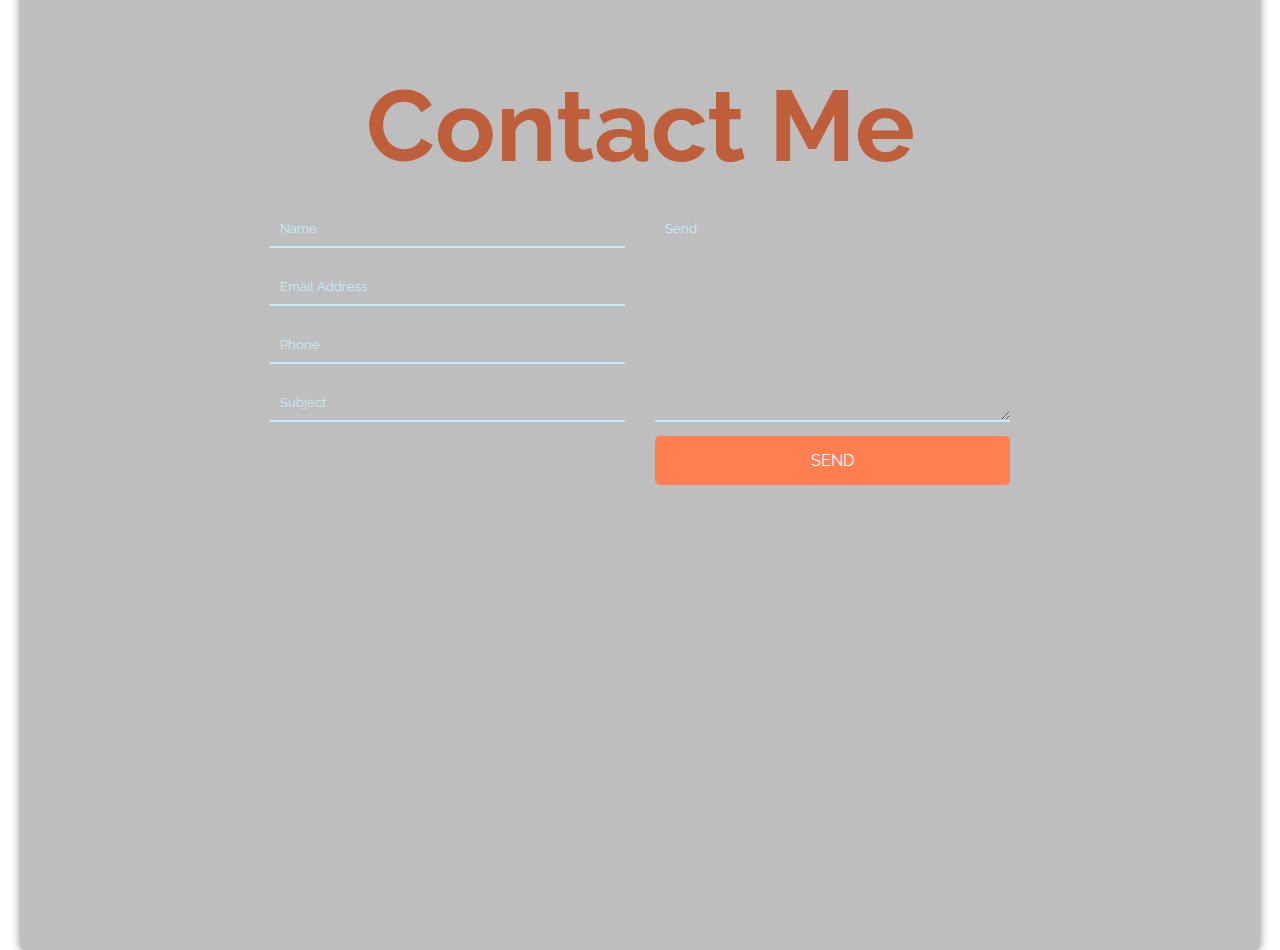
<file: contact.html>
<!DOCTYPE html>
<html>
  <head>
    <meta charset="utf-8">
    <meta name="viewport" content="width=device-width">
    <title>The Mars and Mail</title>
    <meta name="viewport" content="width=device-width, initial-scale=1.0">
    <link href="https://fonts.googleapis.com/css?family=Raleway&display=swap" rel="stylesheet">
    <link href="https://fonts.googleapis.com/css?family=Inria+Serif&display=swap" rel="stylesheet">
    <link href="contac.css" rel="stylesheet" type="text/css" />
  </head>
  <body>
    <script src="script.js"></script>
    <div class="headers">
      <h1> Contact Me </h1>
    </div>
    <div class="wrapper">
      <div class="contact-form">
        <div class="input-fields">
          <input type="text" class="input" placeholder="Name">
          <input type="text" class="input" placeholder="Email Address">
          <input type="text" class="input" placeholder="Phone">
          <input type="text" class="input" placeholder="Subject">
        </div>
        <div class="msg">
          <textarea placeholder="Message">Send</textarea>
          <div class="btn"> Send </div>
        </div>
      </div>
    </div>
  </body>
</html>
</file>
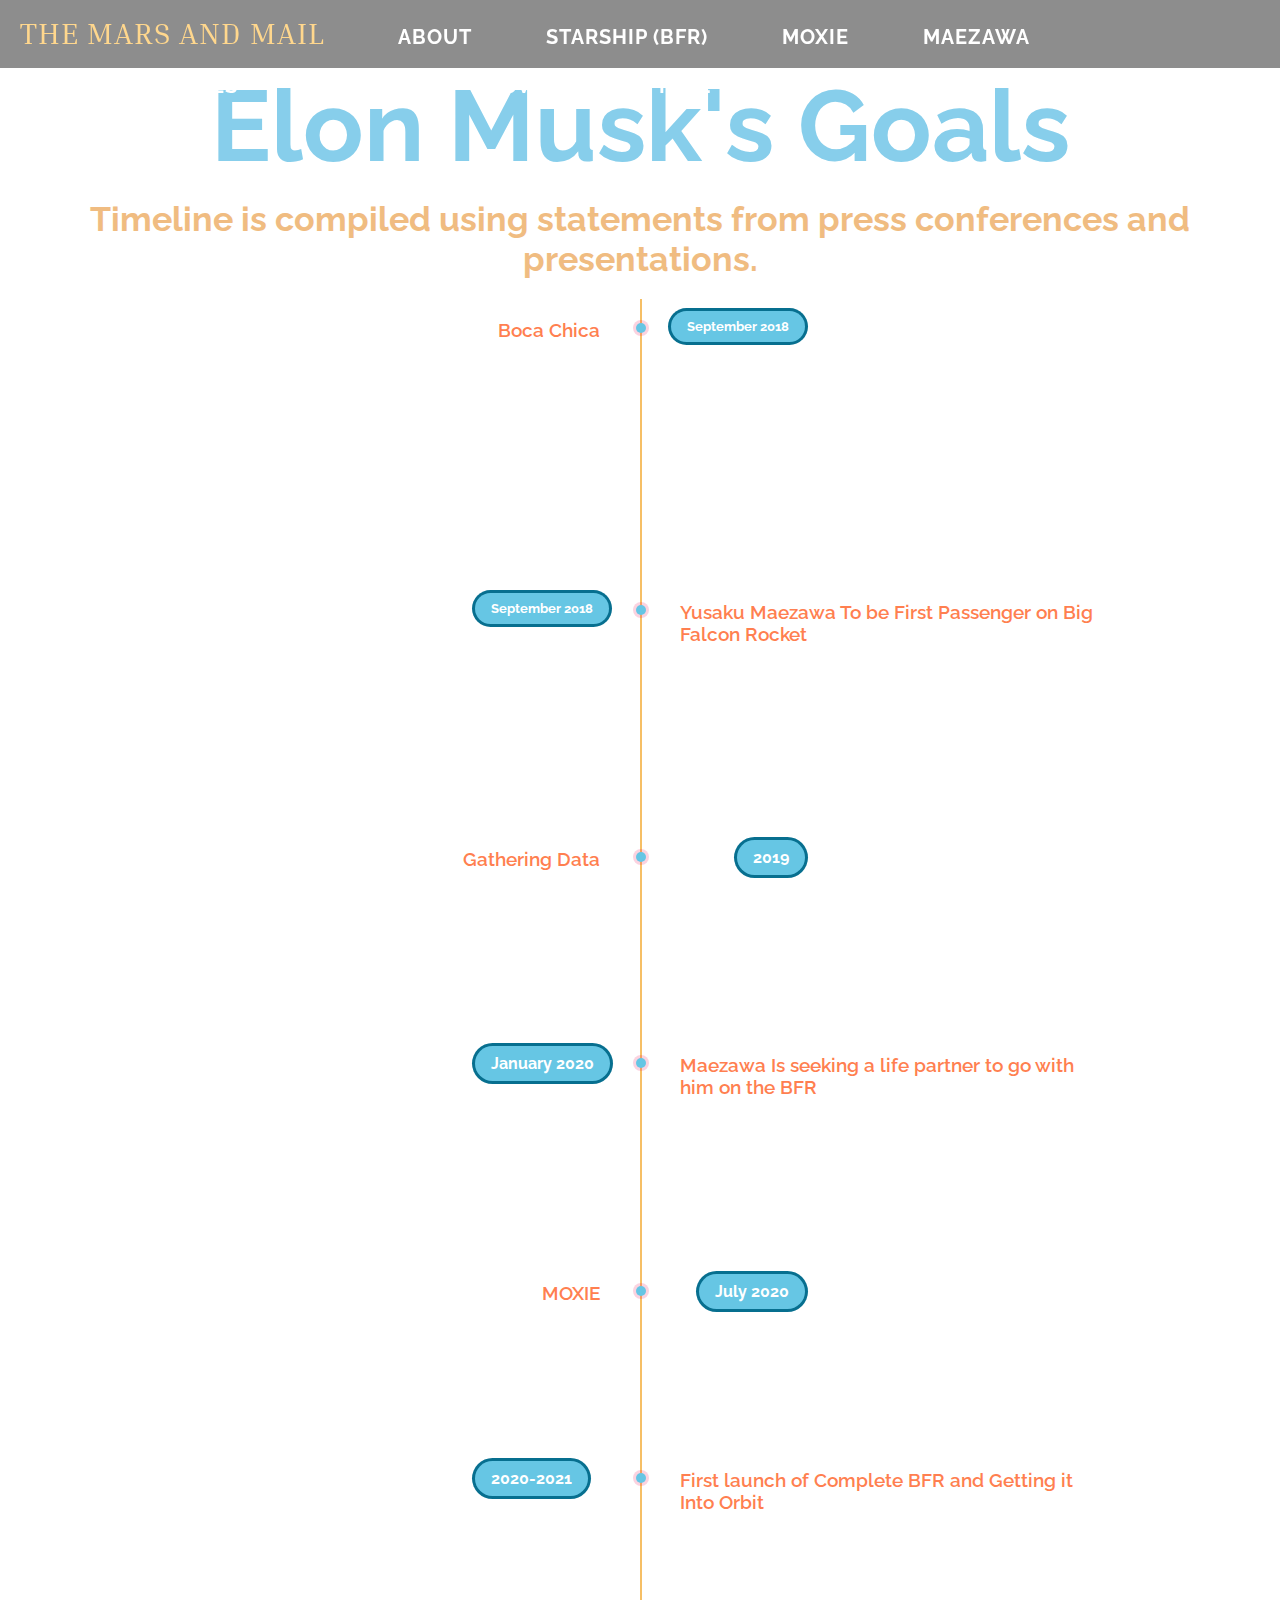
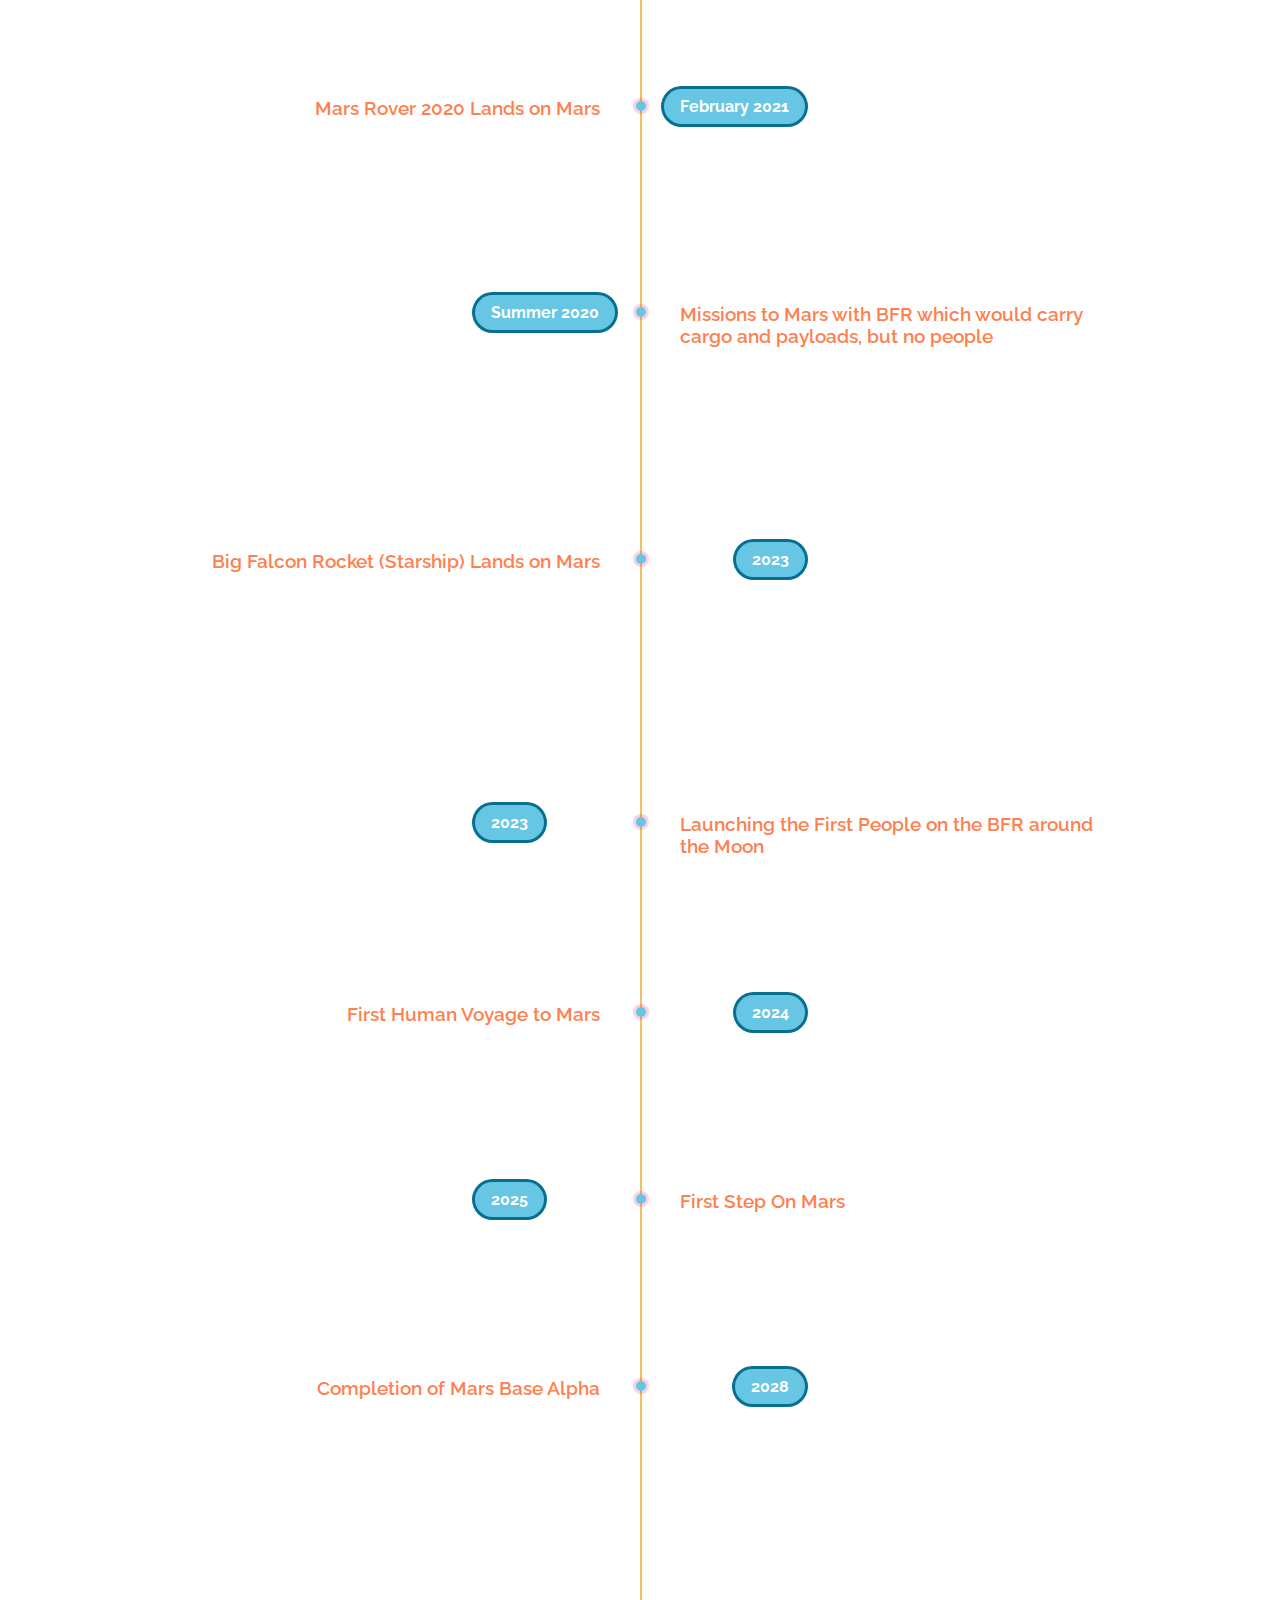
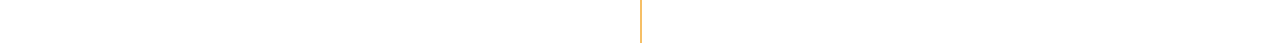
<file: time.html>
<!DOCTYPE html>
<html>
  <head>
    <meta charset="utf-8">
    <meta name="viewport" content="width=device-width">
    <title>Timeline</title>
    <link href="https://fonts.googleapis.com/css?family=Raleway&display=swap" rel="stylesheet">
    <link href="https://fonts.googleapis.com/css?family=Inria+Serif&display=swap" rel="stylesheet">
    <link href="tim.css" rel="stylesheet" type="text/css" />
  </head>
  <body >
    <script src="script.js"></script>
    <header>
      <div class="container">
        <nav>
          <ul class="menu">
            <li><a href="index.html">The Mars and Mail</a> </li>
            <li><a href="about.html">About</a> </li>
            <li><a href="bfr.html">Starship (BFR)</a> </li>
            <li><a href="exp.html"> MOXIE </a> </li>
            <li><a href="media.html">Maezawa</a> </li>
            <li><a href="studies.html">Important Studies</a> </li>
            <li><a href="time.html"> Timeline </a> </li>
            <li><a href="real.html"> How realistic is it? </a> </li>
          </ul>
        </nav>
      </div>
    </header>
    <div class="headers">
        <h1> Elon Musk's Goals  </h1>
    </div>
    <div class="head">
        <h1> Timeline is compiled using statements from press conferences and presentations. </h1> 
    </div>
    <div class ="timeline">
      <ul>
        <li>
          <div class="content">
              <h3> Boca Chica </h3>
              <p> The development of the cryo-propellant tanks used to power the BFR has begun. The launching and landing coordinates of the upper part (BFS) of the Big Falcon Rocket have been determined. The BFS is planned to be launched attached to the Big Falcon rocket and then detach proceeding  exiting the orbit at  escape velocity. Boca Chica was chosen to improve fuel efficiency, since launching closer to the equator allows for a stronger increase in additional speeds due to the fact that Earth’s rotation add a significant amount of speed to a launch. </p>
          </div>
          <div class="time">
            <h5> September 2018 </h5>
          </div>
        </li>
        <li>
          <div class="content">
              <h3> Yusaku Maezawa To be First Passenger on Big Falcon Rocket </h3>
              <p> Maezawa wants to be the first passenger on the BFR alongside 6-8 artists. As an art     collector, he wants his artists to make art which will reflect on their journey to       add to his collection. He has started supplying a disclosed amount of funding for the    construction of the Big Falcon Rocket which is said to cost $5 billion in total to manufacture.
                  </p>
          </div>
          <div class="time">
            <h5> September 2018 </h5>
          </div>
        </li>
        <li>
          <div class="content">
              <h3> Gathering Data </h3>
              <p> Space X is using a test rocket they created in the past to allow them to collect data regarding the atmosphere and orbital data. The test rocket is known as Grasshopper coined from its main function to “hop” between a launching pad and landing pad to a significant height but restricted to not exiting the atmosphere.
 </p>
          </div>
          <div class="time">
            <h4> 2019 </h4>
          </div>
        </li>
        <li>
          <div class="content">
              <h3> Maezawa Is seeking a life partner to go with him on the BFR </h3>
              <p> Maezawa expressed that he would like to find a special women to take with him on the lap around the Moon on the BFR test flight. He has gotten over 20 000 applications. Much backlash has been directed to SpaceX and Maezawa as a result of Maezawa’s application process to find a life partner.
              </p>
          </div>
          <div class="time">
            <h4> January 2020 </h4>
          </div>
        </li>
        <li>
          <div class="content">
              <h3> MOXIE </h3>
              <p> The Mars 2020 Rover is to launch for Mars by July 2020. Its goal is to gather more data on soil on Mars and the atmosphere on Mars. It will have an attachment (1% of total mass) which will attempt to create pure oxygen on Mars using solid oxide electrolysis
              </p>
          </div>
          <div class="time">
            <h4> July 2020 </h4>
          </div>
        </li>
        <li>
          <div class="content">
              <h3> First launch of Complete BFR and Getting it Into Orbit </h3>
              <p> Gwynne Shotwell (President and Chief Operating Officer at SpaceX) has stated at the Satellite 2018 press conference that around 2020-2021 will see the BFR being put into orbit with passengers. Prior to this first launch into orbit, Musk will conduct many test launches before putting people on board.
              </p>
          </div>
          <div class="time">
            <h4> 2020-2021 </h4>
          </div>
        </li>
        <li>
          <div class="content">
              <h3> Mars Rover 2020 Lands on Mars </h3>
              <p> From its launch in July 2020, it is set to land on Mars for February 2021 which would indicate that travelling to Mars would take the rover seven months to reach Mars with only minimal propellant. Once it lands, it will attempt to convert CO2 into oxygen by extracting carbon dioxide from the rock formations and craters on Mars.
 </p>
          </div>
          <div class="time">
            <h4> February 2021 </h4>
          </div>
        </li>
        <li>
          <div class="content">
              <h3> Missions to Mars with BFR which would carry cargo and payloads, but no people
 </h3>
              <p> Musk has said that the summer of 2020 is set to be the first BFR trip to Mars, since it is the point in time in which Mars and Earth are quite close so reaching Mars will be about a month faster than the original 6 months. He plans to transport supplies and cargo to Mars which would be used to construct an oxygen-generating station.
 </p>
          </div>
          <div class="time">
            <h4> Summer 2020 </h4>
          </div>
        </li>
        <li>
          <div class="content">
              <h3> Big Falcon Rocket (Starship) Lands on Mars  </h3>
              <p> In 2023, the Big Falcon Rocket is to land on Mars full of cargo and supplies. This cargo would be used for building facilities which will generate power, gather water, and extract oxygen. Not only will the facilities be useful for crewed missions, but it will also convert the raw resources on Mars in methane gas and oxygen which is to be used to supply enough fuel for the BFR to return back to Mars. Information from this landing will be used to map safe and optimal landing areas on Mars.
 </p>
          </div>
          <div class="time">
            <h4> 2023 </h4>
          </div>
        </li>
        <li>
          <div class="content">
              <h3> Launching the First People on the BFR around the Moon </h3>
              <p> Yusaku Maezawa is set to board the BFR for a trip around the moon alongside his “life partner” and 6-8 other artists. This would be the ultimate test of whether or not the BFR is reading for crewed travel to Mars.
 </p>
          </div>
          <div class="time">
            <h4> 2023 </h4>
          </div>
        </li>
        <li>
          <div class="content">
              <h3> First Human Voyage to Mars </h3>
              <p> If all previous tests are successful, Musk will send the first crew to Mars. One factor which is still unaccounted for is that present-day technology cannot provide enough thrust for a spacecraft to carry 100 tons (what Musk stated) on such a venture like one to Mars.
 </p>
          </div>
          <div class="time">
            <h4> 2024 </h4>
          </div>
        </li>
        <li>
          <div class="content">
              <h3> First Step On Mars </h3>
              <p> If all goes according to plan, the first step on Mars would be taken and Musk would have successfully reached Mars by 2025. Due to a lack of knowledge of Mars’ terrain, the BFS would serve as a home for the astronauts as they gather information.
 </p>
          </div>
          <div class="time">
            <h4> 2025 </h4>
          </div>
        </li>
        <li>
          <div class="content">
              <h3> Completion of Mars Base Alpha </h3>
              <p> Musk plans to finish Mars Base Alpha by 2028, a martian base which would supply power, food, and oxygen to humans on Mars. Mars stated on Twitter that the completion of Mars Alpha Base would be the first step to colonising Mars. He also believes that this will open up many entrepreneurial opportunities.
 </p>
          </div>
          <div class="time">
            <h4> 2028 </h4>
          </div>
        </li>
        <div style="clear: both;"></div>
      </ul>
    </div>
  </body>
</html>
</file>
<file: contac.css>
*
{
  margin: 0;
  padding: 0;
  box-sizing: border-box;
  outline: none;
  font-family: 'raleway';
}

body {
  background-image: url("https://cutewallpaper.org/21/minimalist-space-background/minimalism-Space-Stars-Wallpapers-HD-Desktop-and-Mobile-.jpg");
}

.headers {
  position: relative;
  text-align: center;
  font-family: 'raleway';
  top: 55px;
  color: coral;
  font-size: 50px;
  padding-top: 12px;
}

.wrapper {
  position: absolute;
  top: 50%;
  transform: translateY(-50%);
  width: 100%;
  padding: 0 20px;
}
.contact-form {
  max-width: 2000px;
  height: 1000px;
  margin: 0 auto;
  background: rgba(0, 0, 0, 0.253);
  padding: 250px;
  border-radius: 5px;
  display: flex;
  box-shadow: 0 0 10px rgba(0, 0, 0, 0.459);
}

.input-fields {
  display: flex;
  flex-direction: column;
  margin-right: 4%;
}

.input-fields,
.msg {
  width: 48%;
}

.input-fields .input,
.msg textarea{
  margin: 10px 0;
  background: transparent;
  border: 0;
  border-bottom: 2px solid #c5ecfd;
  padding: 10px;
  color: #c5ecfd;
  width: 100%;
}

.msg textarea{
  height: 212px;
}

::-webkit-input-placeholder {
  color: #c5ecfd;
}

::-ms-input-placeholder {
  color: #c5ecfd;
}

.btn {
  background: coral;
  text-align: center;
  padding: 15px;
  border-radius: 5px;
  color: #fff;
  cursor: pointer;
  text-transform: uppercase;
}
</file>
<file: tim.css>
body {
  background-image: url("https://cutewallpaper.org/21/minimalist-space-background/minimalism-Space-Stars-Wallpapers-HD-Desktop-and-Mobile-.jpg");
  z-index: 0;
}
*
{
  margin: 0;
  padding: 0;
}

header::after{
  content: '';
  display: table;
}

.container {
  background:  rgba(58, 57, 57, 0.575);
  height: 50px;
  padding-top: 3px; 
  padding-bottom: 15px;
  padding-left: 20px;
  margin-right: 0;
  position: fixed;
  z-index: 1;
}

nav li{
  font-family: 'raleway';
  padding-top: 11.5px;
  padding-bottom: 11.5px;
  display: inline-block;
  margin-right: 70px;
  position: relative;
}

ul > li:first-of-type a {
  font-family: 'Inria Serif', serif; 
  color: rgb(255, 215, 141);
  letter-spacing: 1px;
  font-size: 30px;
  font-weight: normal;
}

nav a{
  color: white;
  text-decoration: none;
  text-transform: uppercase;
  letter-spacing: 1px;
  font-size: 20px;
  font-weight: bold;
}

nav a:hover{
  color: rgb(203, 242, 255);
}

nav a::before{
  content: '';
  display: block;
  height: 2.5px;
  width: 100%;
  background-color:rgb(212, 232, 250);
  position: absolute;
  top: 0;
  width: 0%;
  transition: all ease-in-out 500ms;
}

nav a:hover::before{
  width:100%;
}

.headers {
  position: relative;
  text-align: center;
  font-family: 'raleway';
  top: 55px;
  color: skyblue;
  font-size: 50px;
  padding-top: 12px;
}

.head {
  margin-right: Auto;
  margin-left: Auto;
  width: auto;
  position: relative;
  text-align: center;
  font-family: 'raleway';
  color: rgb(240, 188, 129);
  font-size: 17px;
  top: 70px;
}

.timeline {
  margin: 15px;
  padding-bottom: 15px;
  padding: 15px;
}

.timeline li{
  padding-top: 10px;
}

.timeline .time {
  padding-top: 12px;
}
 
body {
  margin: 0;
  padding: 0;
  font-family: 'raleway';
}

.timeline{
  position: relative;
  margin: 50px auto;
  padding: 40px 0;
  width: 1000px;
  box-sizing: border-box;
}

.timeline:before {
  content: '';
  position: absolute;
  left: 50%;
  width: 2px;
  height: 100%;
  background: rgb(246, 191, 101);
}

.timeline ul{
  margin: 0;
  padding: 0;
}

.timeline ul li {
  list-style: none;
  position: relative;
  width: 50%;
  padding: 20px 40px;
  box-sizing: border-box;
}

.timeline ul li:nth-child(odd){
  float: left;
  text-align: right;
  clear: both;
}

.timeline ul li:nth-child(even){
  float: right;
  text-align: left;
  clear: both;
}

.content {
  padding-bottom: 20px;
}

.timeline ul li:nth-child(odd):before{
  content: '';
  position: absolute;
  top: 24px;
  right: -6px;
  width: 10px;
  height: 10px;
  background: rgb(102, 198, 228);
  border-radius: 50%;
  box-shadow: 0 0 0 3px rgba(233,33,99,0.2);
}

.timeline ul li:nth-child(even):before{
  content: '';
  position: absolute;
  top: 24px;
  left: -4px;
  width: 10px;
  height: 10px;
  background: rgb(102, 198, 228);
  border-radius: 50%;
  box-shadow: 0 0 0 3px rgba(233,33,99,0.2);
}

.timeline ul li h3 {
  margin: 0;
  padding: 0;
  font-weight: 600;
  color:coral;
}

.timeline ul li p {
  margin: 10px 0 0;
  padding: 0;
  color: white;
}

.timeline ul li .time h4{
  margin: 0;
  padding: 0;
}

.timeline ul li:nth-child(odd) .time {
  position: absolute;
  top: 12px;
  right: -165px;
  margin: 0;
  padding: 8px 16px;
  background: rgb(102, 198, 228);
  color: #fff;
  border-radius: 18px;
  box-shadow: 0 0 0 3px rgb(7, 111, 143);
}

.timeline ul li:nth-child(even) .time {
  position: absolute;
  top: 12px;
  left: -165px;
  margin: 0;
  padding: 8px 16px;
  background: rgb(102, 198, 228);
  color: #fff;
  border-radius: 18px;
  box-shadow: 0 0 0 3px rgb(7, 111, 143);
}

.timeline {
  animation: fadeIn 5s;
}

@keyframes fadeIn{
  from {
    opacity: 0;
  }
  to {
    opacity: 1;
  }
}
</file>
